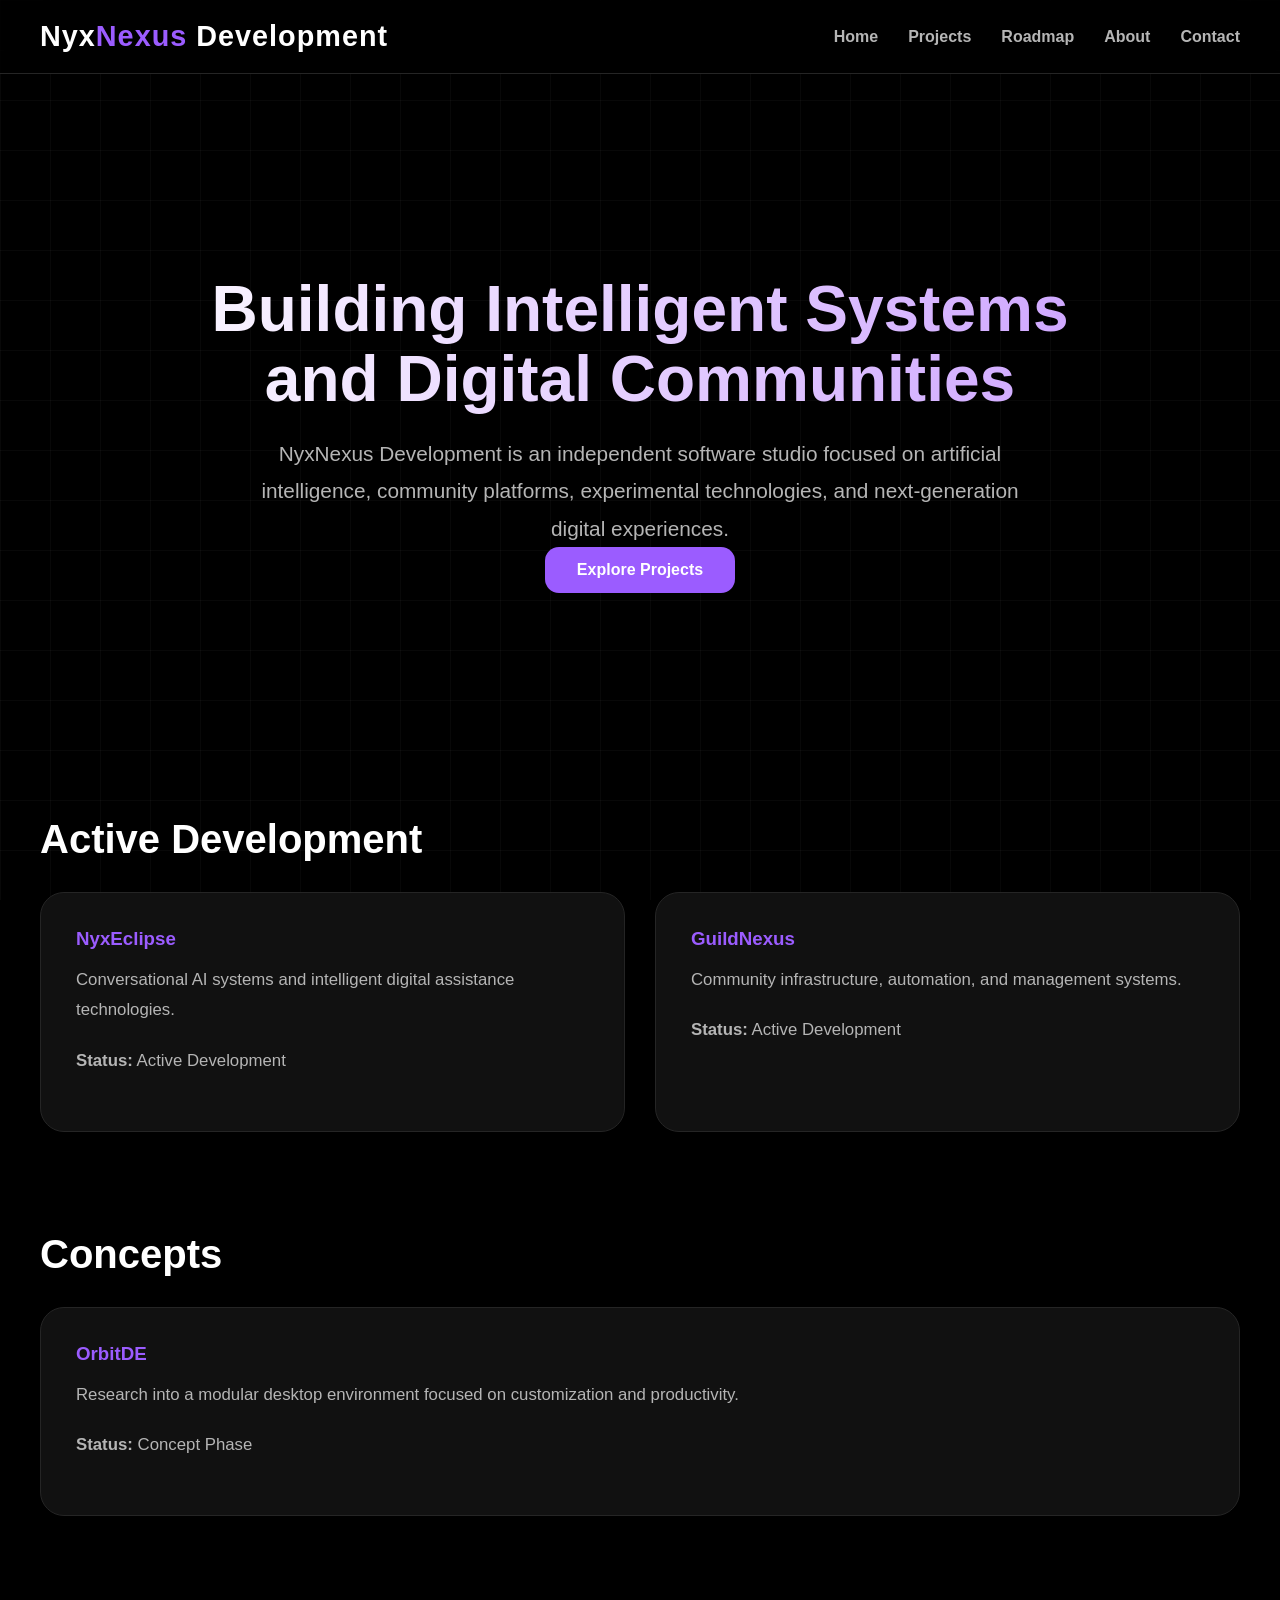
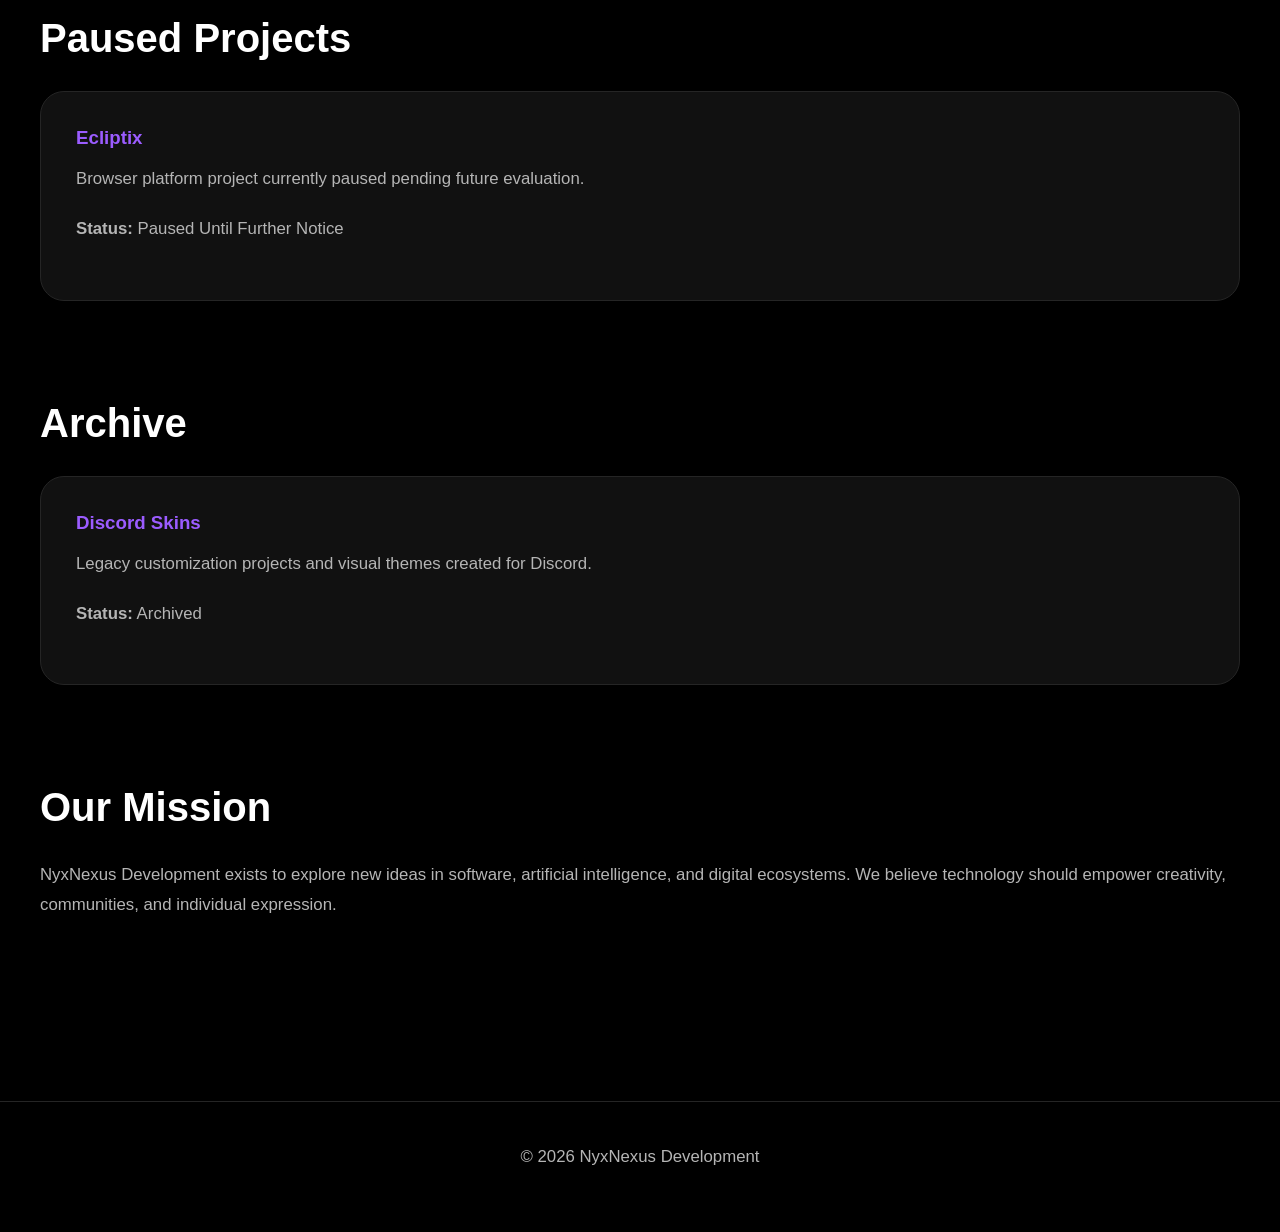
<file: index.html>
<!DOCTYPE html>
<html lang="en">

<head>

    <meta charset="UTF-8">
    <meta name="viewport" content="width=device-width, initial-scale=1.0">

    <title>NyxNexus Development</title>

    <link rel="stylesheet" href="style.css">

</head>

<body>

<header>

    <div class="header-container">

        <div class="logo">
            Nyx<span>Nexus</span> Development
        </div>

        <nav>
            <a href="/NyxNexus-Development/">Home</a>
            <a href="/NyxNexus-Development/pages/projects.html">Projects</a>
            <a href="/NyxNexus-Development/pages/roadmap.html">Roadmap</a>
            <a href="/NyxNexus-Development/pages/about.html">About</a>
            <a href="/NyxNexus-Development/pages/contact.html">Contact</a>
        </nav>

    </div>

</header>


<main>

    <!-- Hero -->

    <section class="hero">

        <h1>
            Building Intelligent Systems
            <br>
            and Digital Communities
        </h1>

        <p>
            NyxNexus Development is an independent software studio
            focused on artificial intelligence, community platforms,
            experimental technologies, and next-generation digital
            experiences.
        </p>

        <a href="projects.html" class="button">
            Explore Projects
        </a>

    </section>



    <!-- Active Development -->

    <section>

        <h2>Active Development</h2>

        <div class="cards">

            <article class="card">

                <h3>NyxEclipse</h3>

                <p>
                    Conversational AI systems and intelligent
                    digital assistance technologies.
                </p>

                <p>
                    <strong>Status:</strong> Active Development
                </p>

            </article>



            <article class="card">

                <h3>GuildNexus</h3>

                <p>
                    Community infrastructure, automation,
                    and management systems.
                </p>

                <p>
                    <strong>Status:</strong> Active Development
                </p>

            </article>

        </div>

    </section>



    <!-- Concepts -->

    <section>

        <h2>Concepts</h2>

        <div class="cards">

            <article class="card">

                <h3>OrbitDE</h3>

                <p>
                    Research into a modular desktop environment
                    focused on customization and productivity.
                </p>

                <p>
                    <strong>Status:</strong> Concept Phase
                </p>

            </article>

        </div>

    </section>



    <!-- Paused -->

    <section>

        <h2>Paused Projects</h2>

        <div class="cards">

            <article class="card">

                <h3>Ecliptix</h3>

                <p>
                    Browser platform project currently paused
                    pending future evaluation.
                </p>

                <p>
                    <strong>Status:</strong> Paused Until Further Notice
                </p>

            </article>

        </div>

    </section>



    <!-- Archive -->

    <section>

        <h2>Archive</h2>

        <div class="cards">

            <article class="card">

                <h3>Discord Skins</h3>

                <p>
                    Legacy customization projects and visual themes
                    created for Discord.
                </p>

                <p>
                    <strong>Status:</strong> Archived
                </p>

            </article>

        </div>

    </section>



    <!-- Studio Mission -->

    <section>

        <h2>Our Mission</h2>

        <p>
            NyxNexus Development exists to explore new ideas in
            software, artificial intelligence, and digital ecosystems.
            We believe technology should empower creativity,
            communities, and individual expression.
        </p>

    </section>

</main>


<footer>

    <p>
        © 2026 NyxNexus Development
    </p>

</footer>

</body>

</html>
</file>
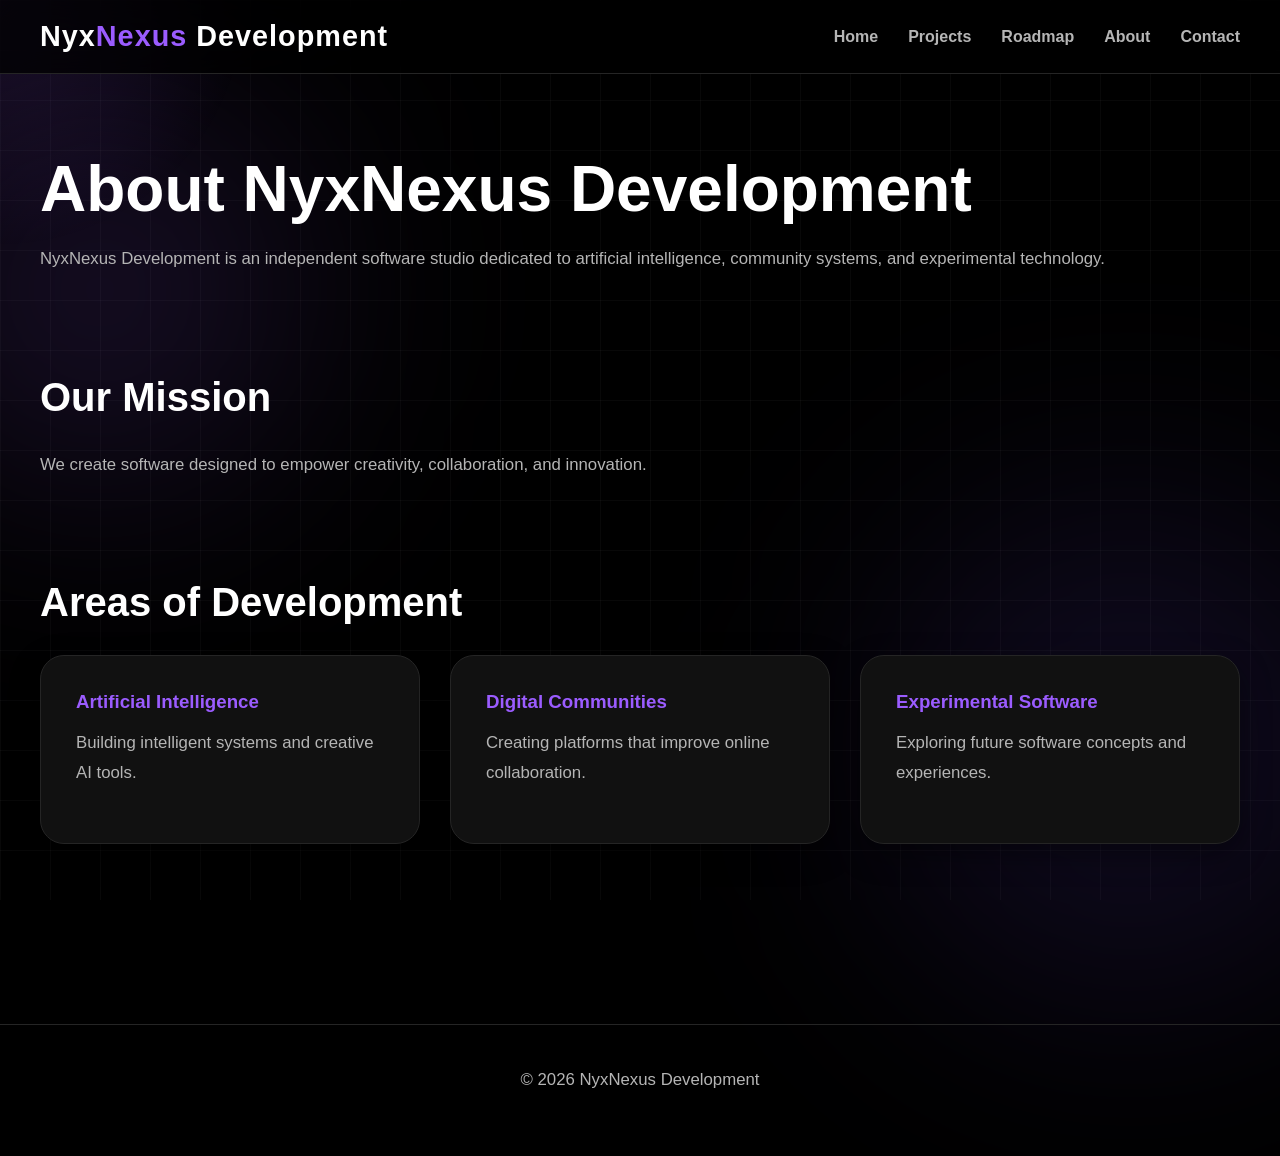
<file: pages/about.html>
<!DOCTYPE html>
<html lang="en">

<head>

<meta charset="UTF-8">
<meta name="viewport" content="width=device-width, initial-scale=1.0">

<title>About | NyxNexus Development</title>

<link rel="stylesheet" href="../style.css">

</head>


<body>


<div id="cursor-glow"></div>

<div class="orb orb1"></div>
<div class="orb orb2"></div>


<header>

<div class="header-container">

<div class="logo">
Nyx<span>Nexus</span> Development
</div>


<nav>
    <a href="/NyxNexus-Development/">Home</a>
    <a href="/NyxNexus-Development/pages/projects.html">Projects</a>
    <a href="/NyxNexus-Development/pages/roadmap.html">Roadmap</a>
    <a href="/NyxNexus-Development/pages/about.html">About</a>
    <a href="/NyxNexus-Development/pages/contact.html">Contact</a>
</nav>


</div>

</header>



<main>


<section class="fade-in">

<h1>
About NyxNexus Development
</h1>


<p>
NyxNexus Development is an independent
software studio dedicated to artificial
intelligence, community systems,
and experimental technology.
</p>

</section>



<section class="fade-in">

<h2>
Our Mission
</h2>


<p>
We create software designed to empower
creativity, collaboration, and innovation.
</p>


</section>



<section class="fade-in">


<h2>
Areas of Development
</h2>


<div class="cards">


<div class="card">

<h3>
Artificial Intelligence
</h3>

<p>
Building intelligent systems and
creative AI tools.
</p>

</div>



<div class="card">

<h3>
Digital Communities
</h3>

<p>
Creating platforms that improve
online collaboration.
</p>

</div>



<div class="card">

<h3>
Experimental Software
</h3>

<p>
Exploring future software concepts
and experiences.
</p>

</div>


</div>


</section>


</main>



<footer>

<p>
© 2026 NyxNexus Development
</p>

</footer>



<script src="../assets/js/animations.js"></script>
<script src="../assets/js/cursor-glow.js"></script>
<script src="../assets/js/loading.js"></script>


</body>
</html>
</file>
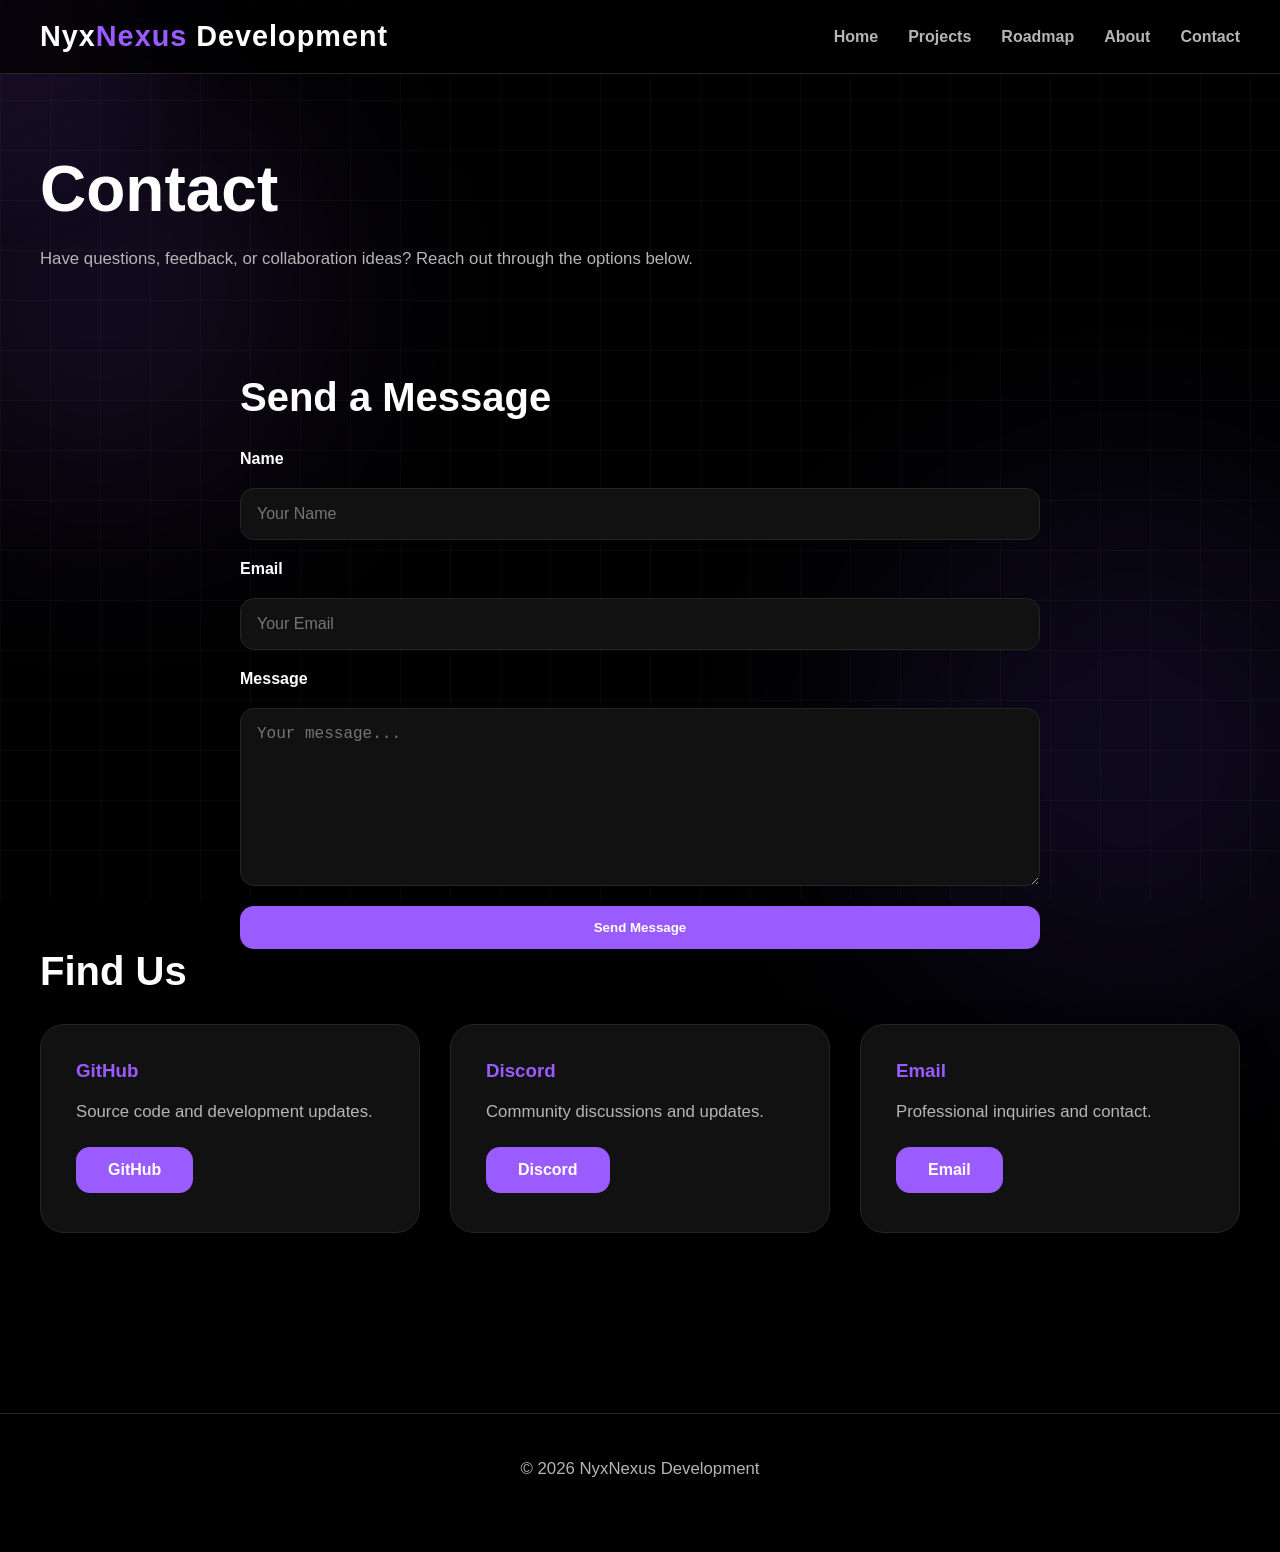
<file: pages/contact.html>
<!DOCTYPE html>
<html lang="en">

<head>

<meta charset="UTF-8">
<meta name="viewport" content="width=device-width, initial-scale=1.0">

<title>Contact | NyxNexus Development</title>

<link rel="stylesheet" href="../style.css">

</head>


<body>


<div id="cursor-glow"></div>

<div class="orb orb1"></div>
<div class="orb orb2"></div>




<header>

<div class="header-container">

<div class="logo">
Nyx<span>Nexus</span> Development
</div>


<nav>
    <a href="/NyxNexus-Development/">Home</a>
    <a href="/NyxNexus-Development/pages/projects.html">Projects</a>
    <a href="/NyxNexus-Development/pages/roadmap.html">Roadmap</a>
    <a href="/NyxNexus-Development/pages/about.html">About</a>
    <a href="/NyxNexus-Development/pages/contact.html">Contact</a>
</nav>


</div>

</header>





<main>


<section class="fade-in">


<h1>
Contact
</h1>


<p>
Have questions, feedback, or collaboration
ideas? Reach out through the options below.
</p>


</section>






<section class="contact-section fade-in">


<h2>
Send a Message
</h2>


<form class="contact-form">


<label>
Name
</label>


<input type="text" placeholder="Your Name">



<label>
Email
</label>


<input type="email" placeholder="Your Email">



<label>
Message
</label>


<textarea rows="8"
placeholder="Your message...">
</textarea>




<button type="submit">
Send Message
</button>


</form>


</section>







<section class="fade-in">


<h2>
Find Us
</h2>


<div class="cards">



<div class="card">

<h3>
GitHub
</h3>


<p>
Source code and development updates.
</p>


<a href="#" class="button">
GitHub
</a>


</div>




<div class="card">

<h3>
Discord
</h3>


<p>
Community discussions and updates.
</p>


<a href="#" class="button">
Discord
</a>


</div>




<div class="card">

<h3>
Email
</h3>


<p>
Professional inquiries and contact.
</p>


<a href="#" class="button">
Email
</a>


</div>



</div>


</section>



</main>





<footer>

<p>
© 2026 NyxNexus Development
</p>

</footer>





<script src="../assets/js/animations.js"></script>
<script src="../assets/js/cursor-glow.js"></script>
<script src="../assets/js/loading.js"></script>


</body>
</html>
</file>
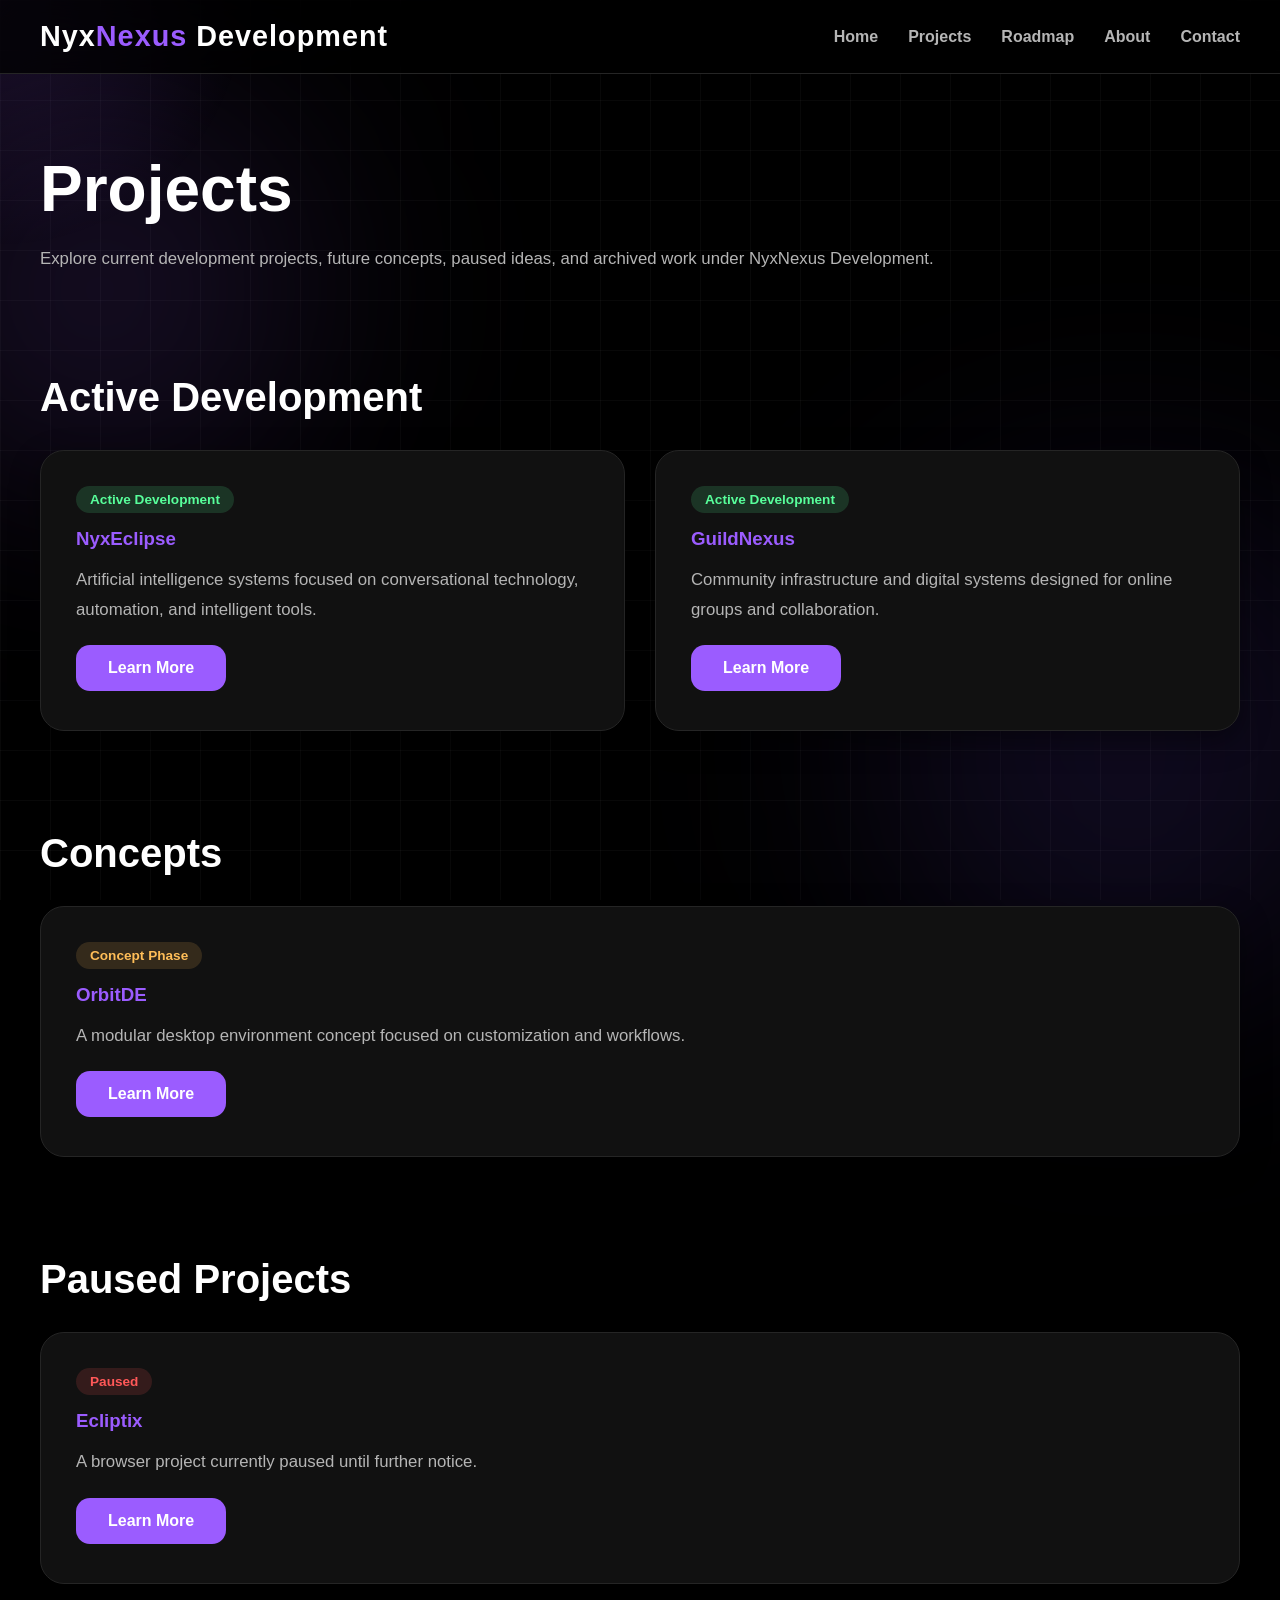
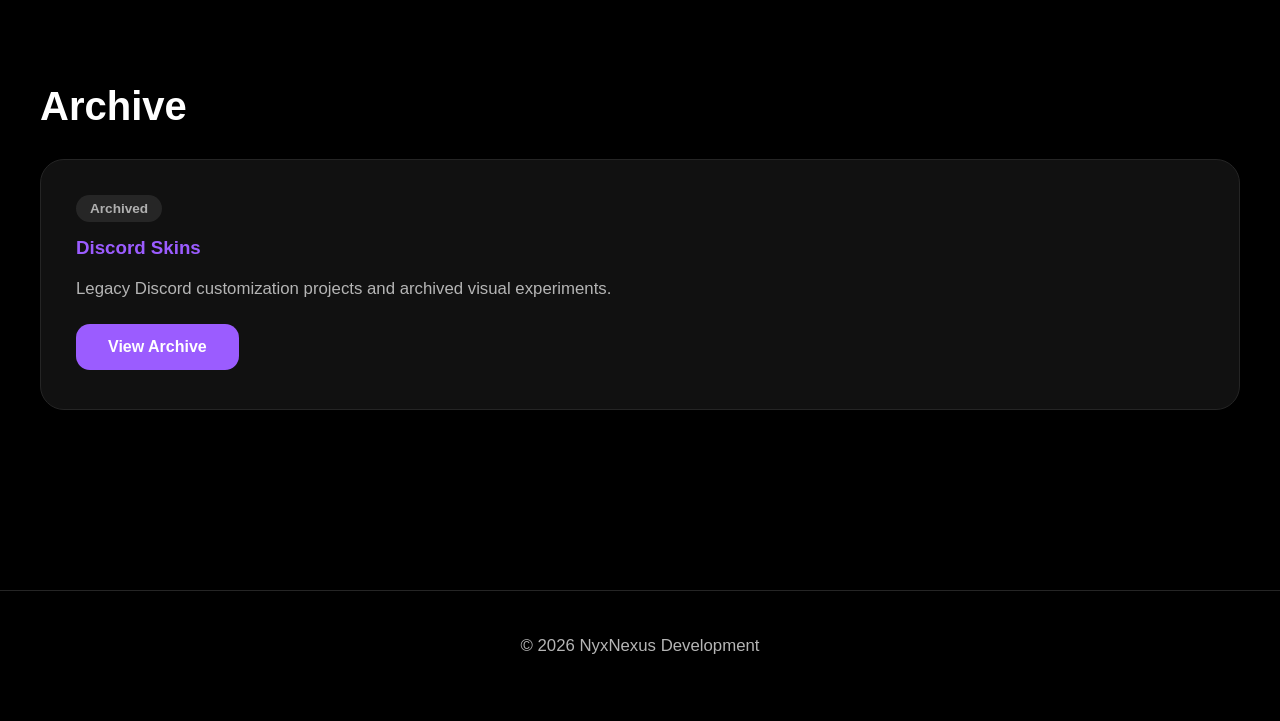
<file: pages/projects.html>
<!DOCTYPE html>
<html lang="en">

<head>

<meta charset="UTF-8">
<meta name="viewport" content="width=device-width, initial-scale=1.0">

<title>Projects | NyxNexus Development</title>

<link rel="stylesheet" href="../style.css">

</head>


<body>


<div id="cursor-glow"></div>

<div class="orb orb1"></div>
<div class="orb orb2"></div>



<header>

<div class="header-container">

<div class="logo">
Nyx<span>Nexus</span> Development
</div>


<nav>
    <a href="/NyxNexus-Development/">Home</a>
    <a href="/NyxNexus-Development/pages/projects.html">Projects</a>
    <a href="/NyxNexus-Development/pages/roadmap.html">Roadmap</a>
    <a href="/NyxNexus-Development/pages/about.html">About</a>
    <a href="/NyxNexus-Development/pages/contact.html">Contact</a>
</nav>


</div>

</header>




<main>


<section class="fade-in">

<h1>
Projects
</h1>


<p>
Explore current development projects,
future concepts, paused ideas, and
archived work under NyxNexus Development.
</p>

</section>





<section class="fade-in">

<h2>
Active Development
</h2>


<div class="cards">



<div class="card">

<span class="status active">
Active Development
</span>


<h3>
NyxEclipse
</h3>


<p>
Artificial intelligence systems focused
on conversational technology,
automation, and intelligent tools.
</p>


<a href="/NyxNexus-Development/pages/projects/nyxeclipse.html" class="button">
Learn More
</a>


</div>





<div class="card">

<span class="status active">
Active Development
</span>


<h3>
GuildNexus
</h3>


<p>
Community infrastructure and digital
systems designed for online groups
and collaboration.
</p>


<a href="/NyxNexus-Development/pages/projects/guildnexus.html" class="button">
Learn More
</a>


</div>



</div>

</section>






<section class="fade-in">

<h2>
Concepts
</h2>


<div class="cards">


<div class="card">


<span class="status concept">
Concept Phase
</span>


<h3>
OrbitDE
</h3>


<p>
A modular desktop environment concept
focused on customization and workflows.
</p>


<a href="/NyxNexus-Development/pages/projects/orbitde.html" class="button">
Learn More
</a>


</div>


</div>

</section>






<section class="fade-in">

<h2>
Paused Projects
</h2>


<div class="cards">


<div class="card">


<span class="status paused">
Paused
</span>


<h3>
Ecliptix
</h3>


<p>
A browser project currently paused
until further notice.
</p>


<a href="#" class="button">
Learn More
</a>


</div>


</div>

</section>







<section class="fade-in">


<h2>
Archive
</h2>


<div class="cards">


<div class="card">


<span class="status archived">
Archived
</span>


<h3>
Discord Skins
</h3>


<p>
Legacy Discord customization projects
and archived visual experiments.
</p>


<a href="#" class="button">
View Archive
</a>


</div>


</div>


</section>



</main>




<footer>

<p>
© 2026 NyxNexus Development
</p>

</footer>




<script src="../assets/js/animations.js"></script>
<script src="../assets/js/cursor-glow.js"></script>
<script src="../assets/js/loading.js"></script>


</body>
</html>
</file>
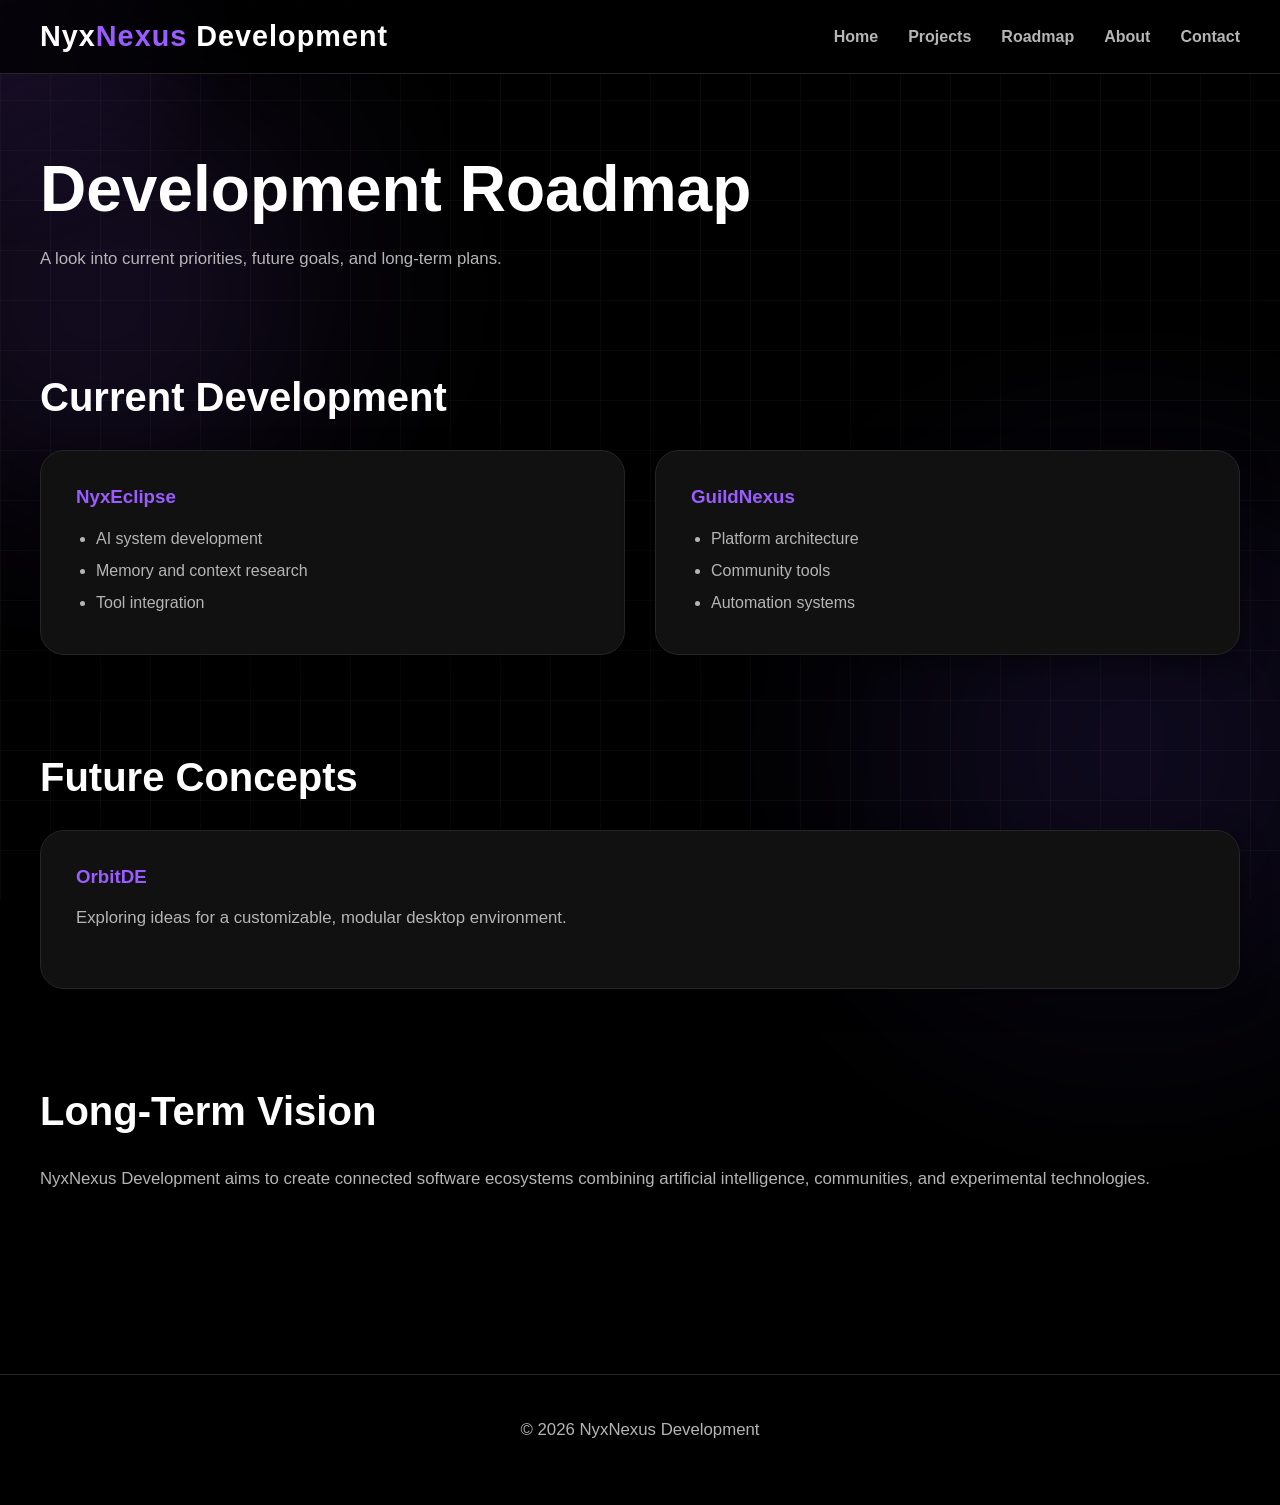
<file: pages/roadmap.html>
<!DOCTYPE html>
<html lang="en">

<head>

<meta charset="UTF-8">
<meta name="viewport" content="width=device-width, initial-scale=1.0">

<title>Roadmap | NyxNexus Development</title>

<link rel="stylesheet" href="../style.css">

</head>


<body>


<div id="cursor-glow"></div>

<div class="orb orb1"></div>
<div class="orb orb2"></div>



<header>

<div class="header-container">

<div class="logo">
Nyx<span>Nexus</span> Development
</div>


<nav>
    <a href="/NyxNexus-Development/">Home</a>
    <a href="/NyxNexus-Development/pages/projects.html">Projects</a>
    <a href="/NyxNexus-Development/pages/roadmap.html">Roadmap</a>
    <a href="/NyxNexus-Development/pages/about.html">About</a>
    <a href="/NyxNexus-Development/pages/contact.html">Contact</a>
</nav>


</div>

</header>





<main>


<section class="fade-in">

<h1>
Development Roadmap
</h1>


<p>
A look into current priorities,
future goals, and long-term plans.
</p>


</section>





<section class="fade-in">


<h2>
Current Development
</h2>


<div class="cards">


<div class="card">


<h3>
NyxEclipse
</h3>


<ul>

<li>
AI system development
</li>

<li>
Memory and context research
</li>

<li>
Tool integration
</li>

</ul>


</div>





<div class="card">


<h3>
GuildNexus
</h3>


<ul>

<li>
Platform architecture
</li>

<li>
Community tools
</li>

<li>
Automation systems
</li>

</ul>


</div>



</div>

</section>





<section class="fade-in">


<h2>
Future Concepts
</h2>


<div class="card">


<h3>
OrbitDE
</h3>


<p>
Exploring ideas for a customizable,
modular desktop environment.
</p>


</div>


</section>






<section class="fade-in">


<h2>
Long-Term Vision
</h2>


<p>
NyxNexus Development aims to create
connected software ecosystems combining
artificial intelligence, communities,
and experimental technologies.
</p>


</section>


</main>





<footer>

<p>
© 2026 NyxNexus Development
</p>

</footer>





<script src="../assets/js/animations.js"></script>
<script src="../assets/js/cursor-glow.js"></script>
<script src="../assets/js/loading.js"></script>


</body>
</html>
</file>
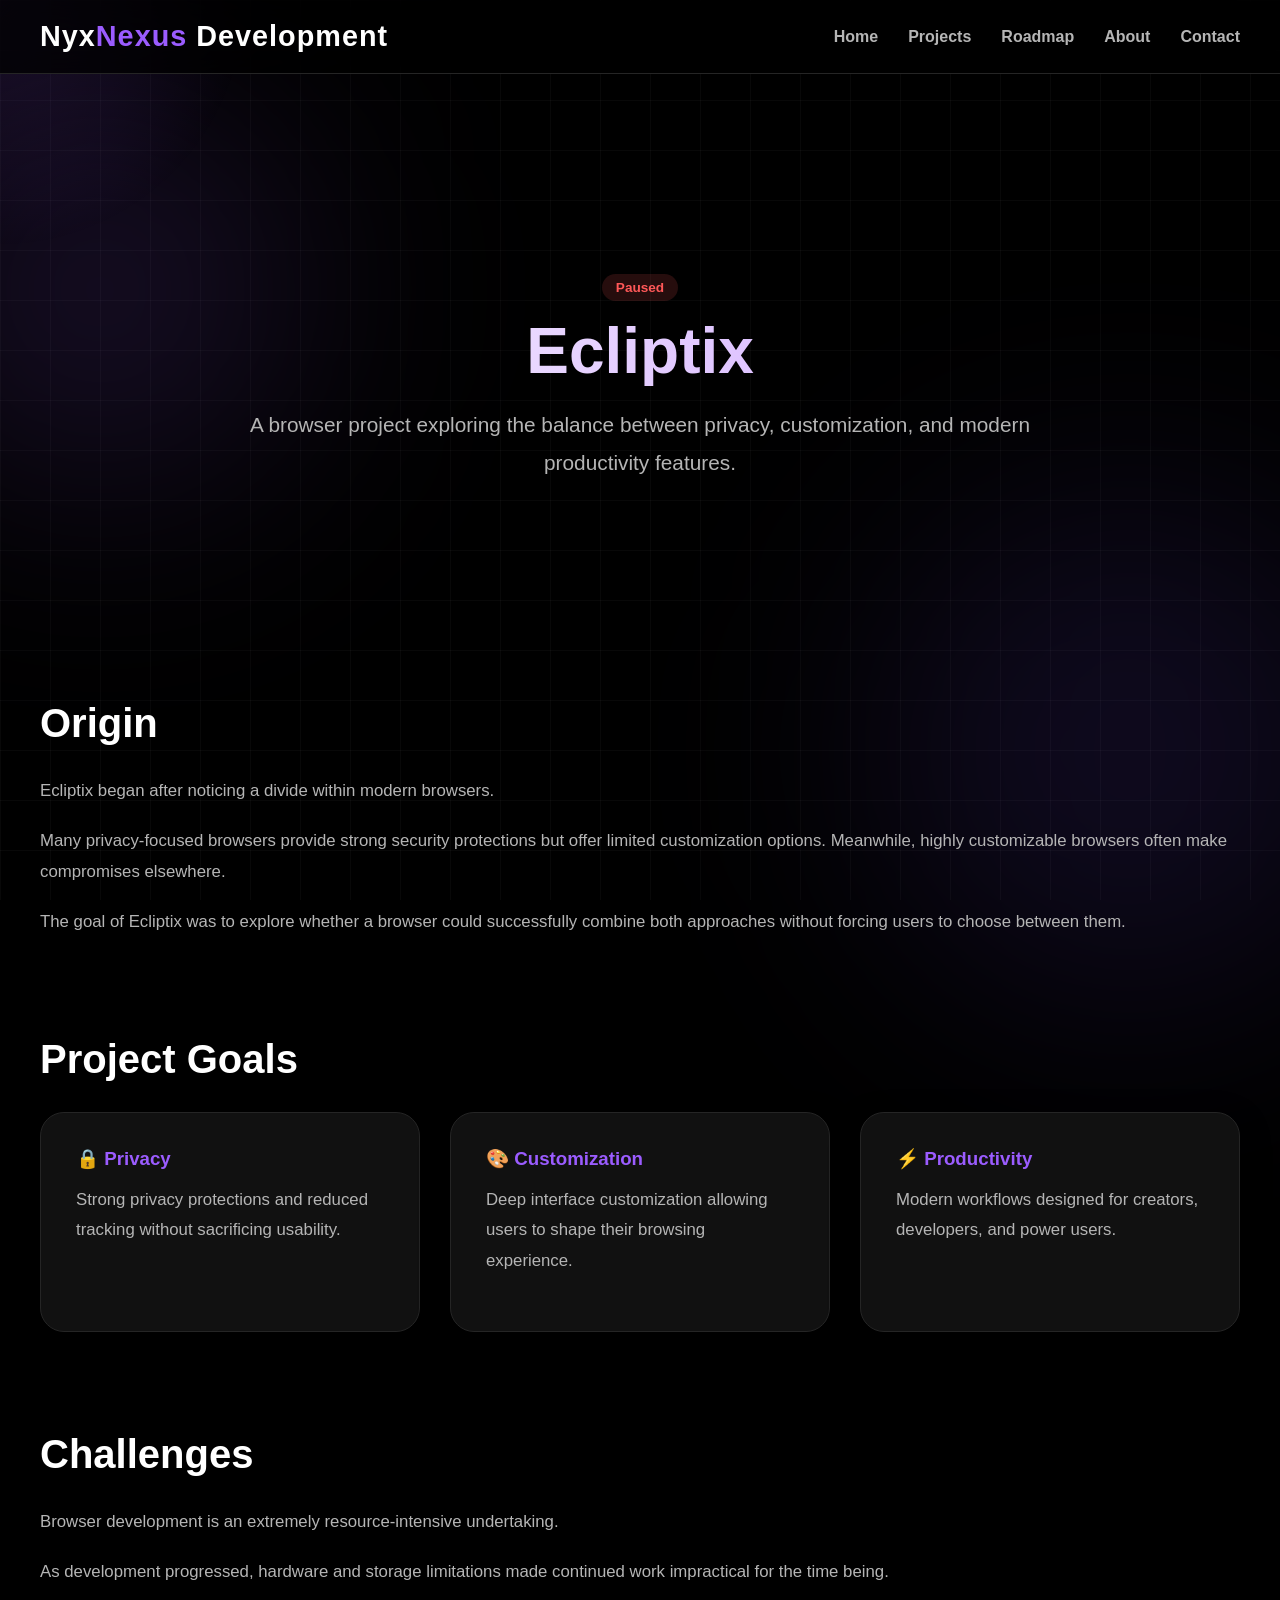
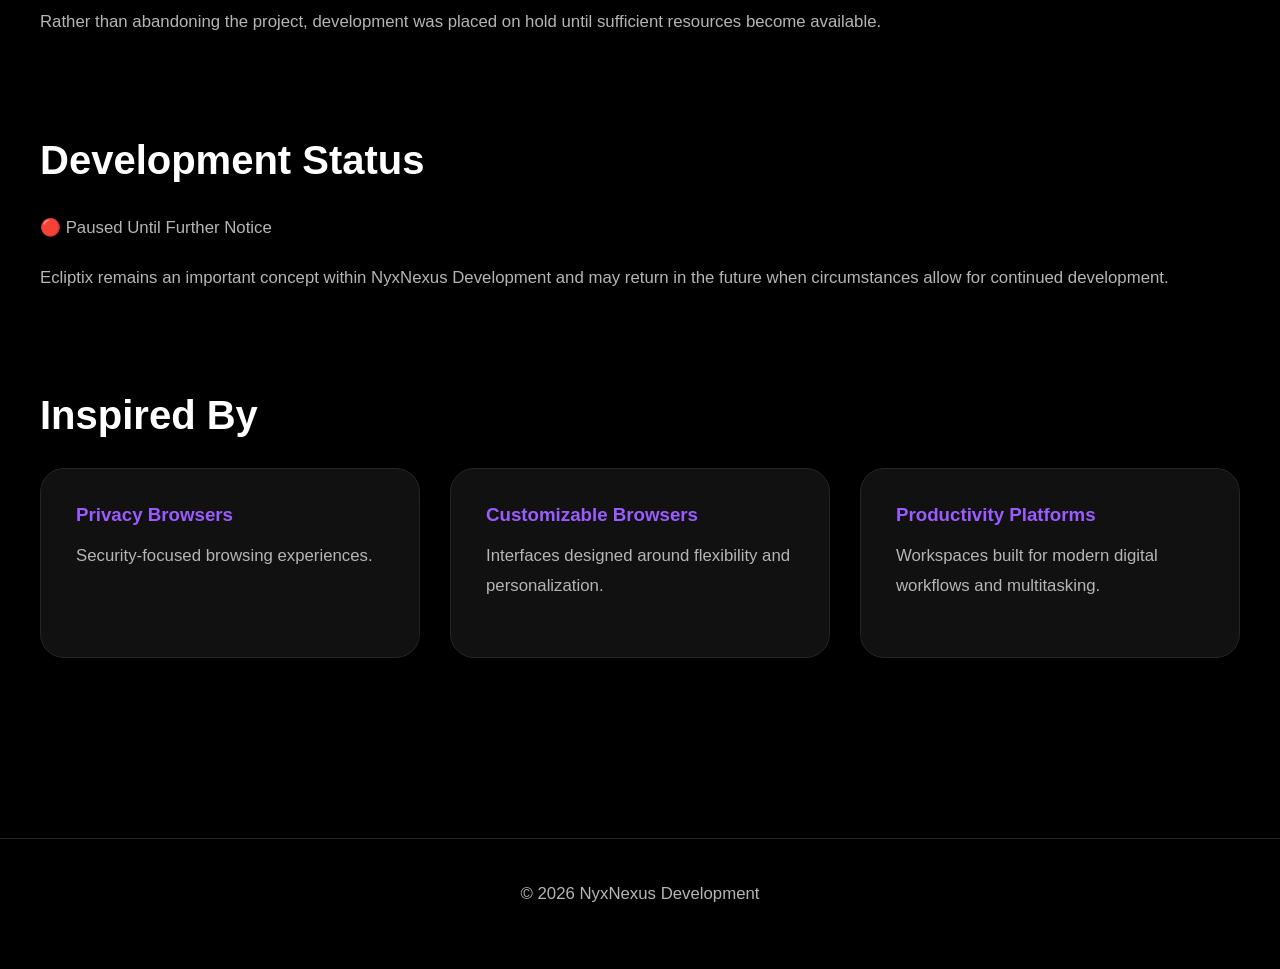
<file: pages/projects/ecliptix.html>
<!DOCTYPE html>
<html lang="en">

<head>

<meta charset="UTF-8">
<meta name="viewport" content="width=device-width, initial-scale=1.0">

<title>Ecliptix | NyxNexus Development</title>

<link rel="stylesheet" href="../../style.css">

</head>

<body>

<div id="cursor-glow"></div>

<div class="orb orb1"></div>
<div class="orb orb2"></div>

<header>

<div class="header-container">

<div class="logo">
Nyx<span>Nexus</span> Development
</div>

<nav>

<a href="../../index.html">Home</a>
<a href="../projects.html">Projects</a>
<a href="../roadmap.html">Roadmap</a>
<a href="../about.html">About</a>
<a href="../contact.html">Contact</a>

</nav>

</div>

</header>

<main>

<section class="hero fade-in">

<span class="status paused">
Paused
</span>

<h1>
Ecliptix
</h1>

<p>
A browser project exploring the balance
between privacy, customization, and
modern productivity features.
</p>

</section>





<section class="fade-in">

<h2>
Origin
</h2>

<p>
Ecliptix began after noticing a divide
within modern browsers.
</p>

<p>
Many privacy-focused browsers provide
strong security protections but offer
limited customization options.
Meanwhile, highly customizable browsers
often make compromises elsewhere.
</p>

<p>
The goal of Ecliptix was to explore
whether a browser could successfully
combine both approaches without forcing
users to choose between them.
</p>

</section>






<section class="fade-in">

<h2>
Project Goals
</h2>

<div class="cards">

<div class="card">

<h3>
🔒 Privacy
</h3>

<p>
Strong privacy protections and reduced
tracking without sacrificing usability.
</p>

</div>

<div class="card">

<h3>
🎨 Customization
</h3>

<p>
Deep interface customization allowing
users to shape their browsing experience.
</p>

</div>

<div class="card">

<h3>
⚡ Productivity
</h3>

<p>
Modern workflows designed for creators,
developers, and power users.
</p>

</div>

</div>

</section>







<section class="fade-in">

<h2>
Challenges
</h2>

<p>
Browser development is an extremely
resource-intensive undertaking.
</p>

<p>
As development progressed, hardware and
storage limitations made continued work
impractical for the time being.
</p>

<p>
Rather than abandoning the project,
development was placed on hold until
sufficient resources become available.
</p>

</section>







<section class="fade-in">

<h2>
Development Status
</h2>

<p>
🔴 Paused Until Further Notice
</p>

<p>
Ecliptix remains an important concept
within NyxNexus Development and may
return in the future when circumstances
allow for continued development.
</p>

</section>







<section class="fade-in">

<h2>
Inspired By
</h2>

<div class="cards">

<div class="card">

<h3>
Privacy Browsers
</h3>

<p>
Security-focused browsing experiences.
</p>

</div>

<div class="card">

<h3>
Customizable Browsers
</h3>

<p>
Interfaces designed around flexibility
and personalization.
</p>

</div>

<div class="card">

<h3>
Productivity Platforms
</h3>

<p>
Workspaces built for modern digital
workflows and multitasking.
</p>

</div>

</div>

</section>

</main>

<footer>

<p>
© 2026 NyxNexus Development
</p>

</footer>

<script src="../../assets/js/animations.js"></script>
<script src="../../assets/js/cursor-glow.js"></script>
<script src="../../assets/js/loading.js"></script>

</body>
</html>
</file>
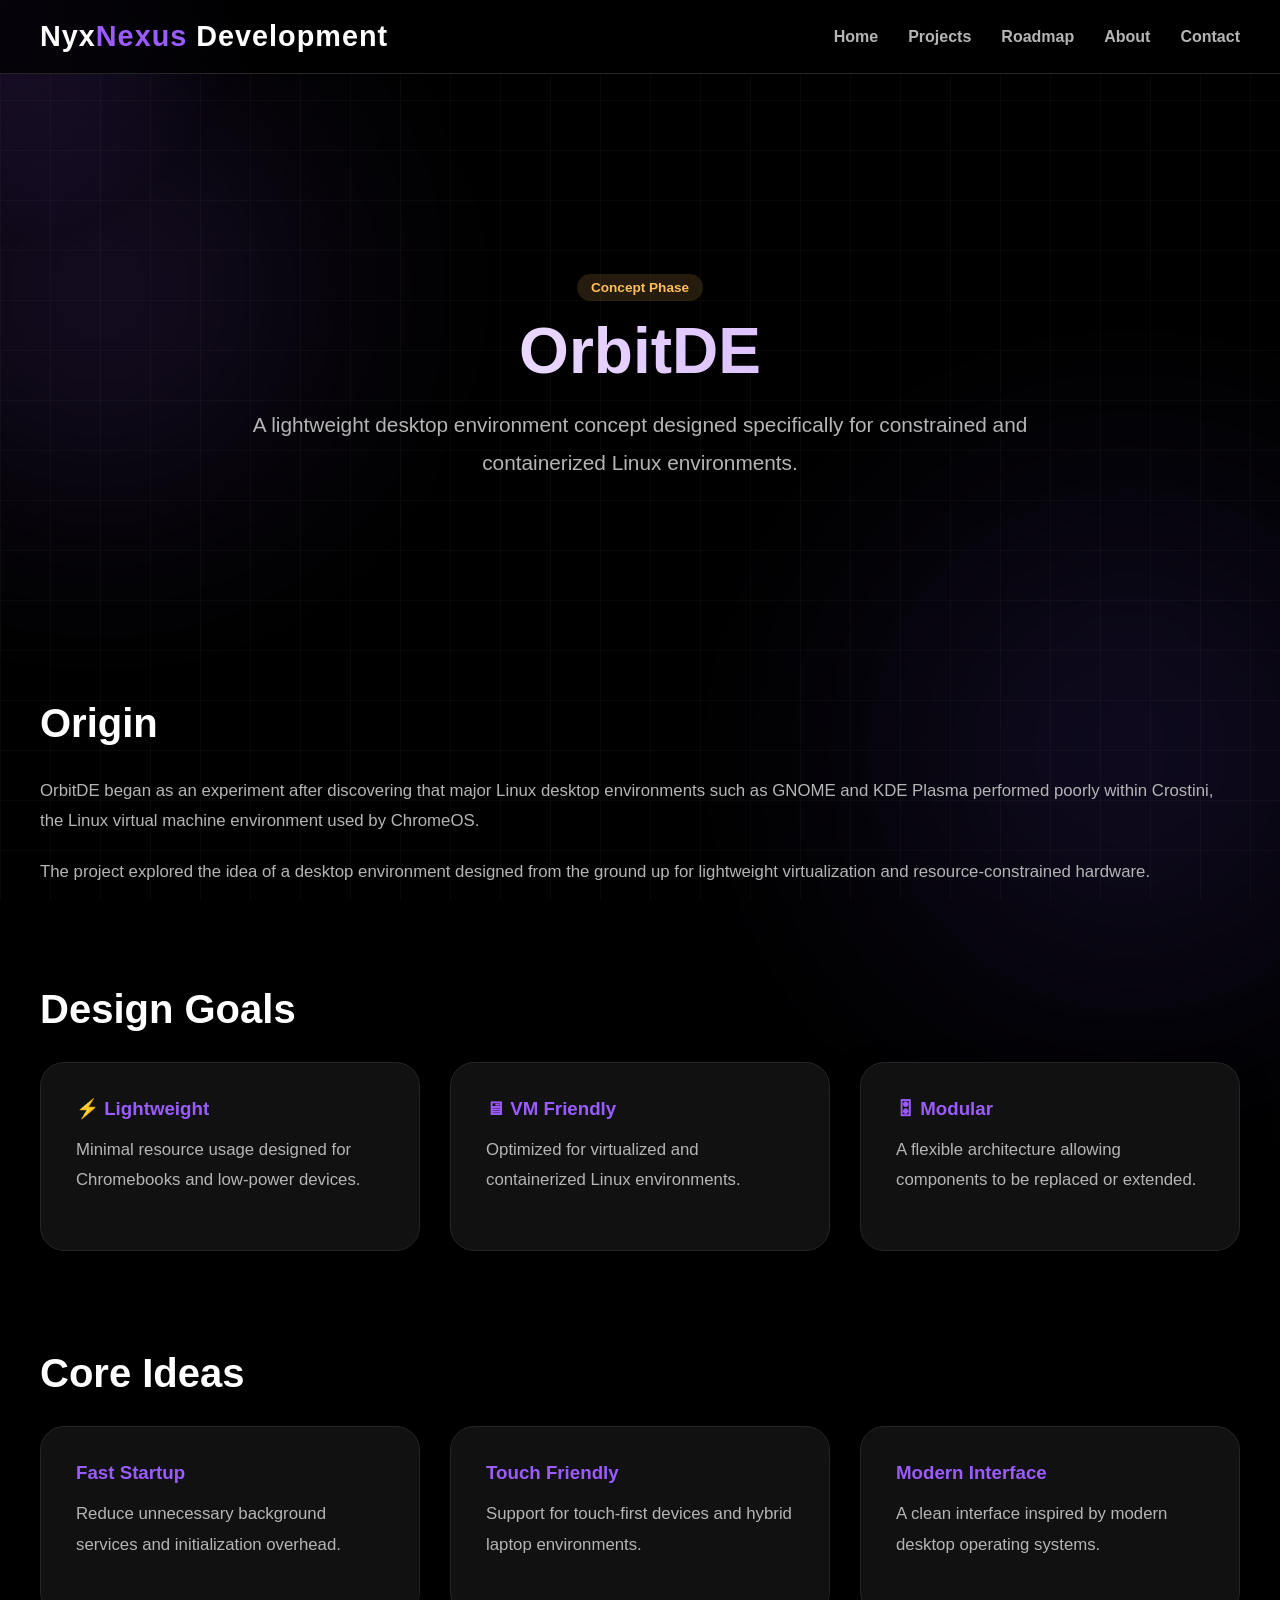
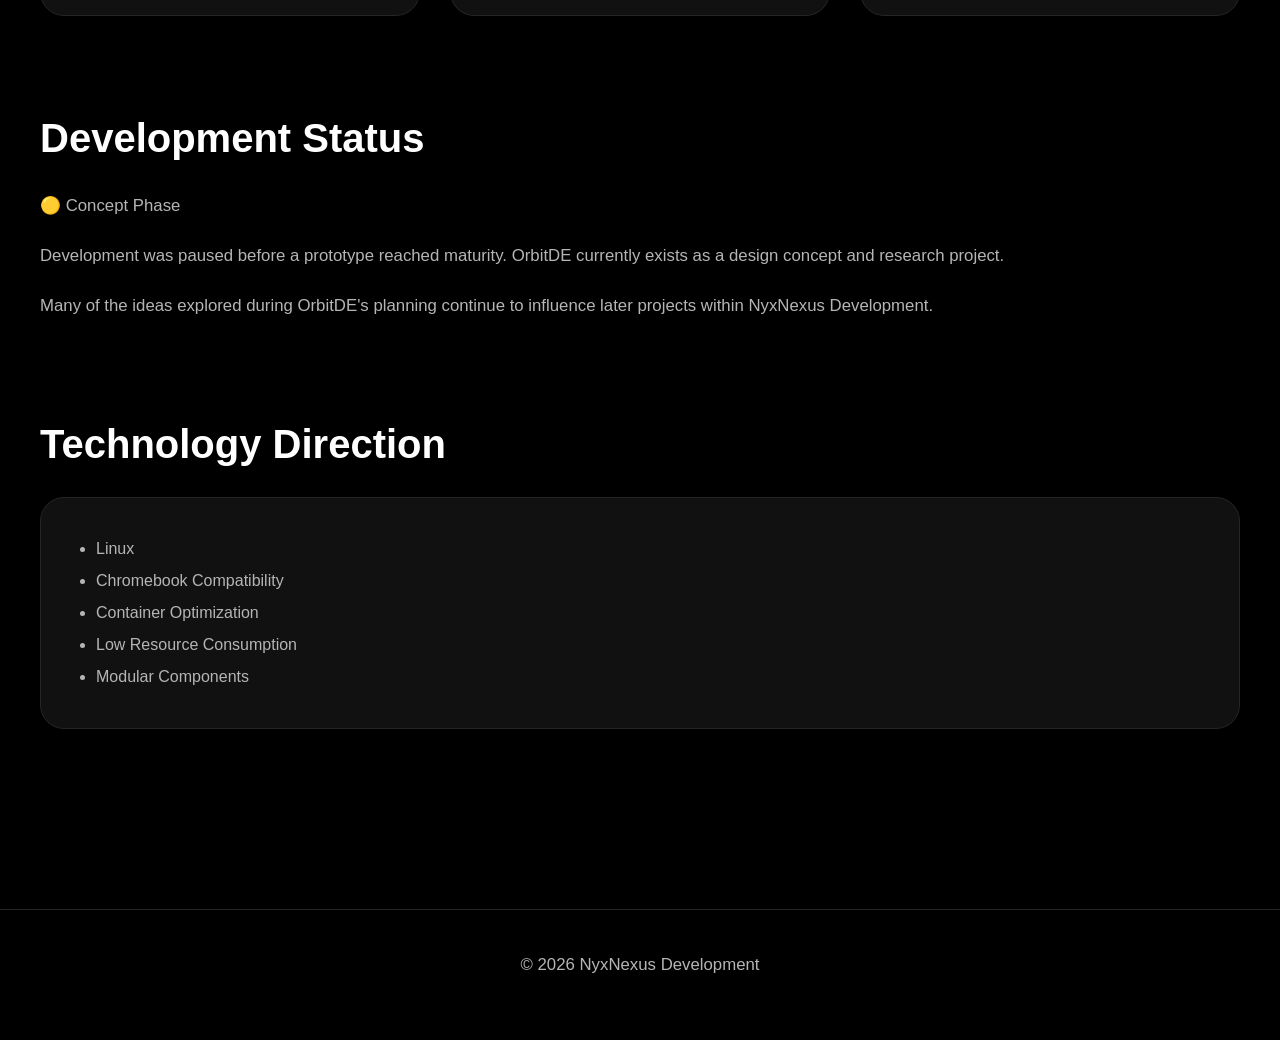
<file: pages/projects/orbitde.html>
<!DOCTYPE html>
<html lang="en">

<head>

<meta charset="UTF-8">
<meta name="viewport" content="width=device-width, initial-scale=1.0">

<title>OrbitDE | NyxNexus Development</title>

<link rel="stylesheet" href="../../style.css">

</head>


<body>

<div id="cursor-glow"></div>

<div class="orb orb1"></div>
<div class="orb orb2"></div>



<header>

<div class="header-container">

<div class="logo">
Nyx<span>Nexus</span> Development
</div>


<nav>
    <a href="/NyxNexus-Development/">Home</a>
    <a href="/NyxNexus-Development/pages/projects.html">Projects</a>
    <a href="/NyxNexus-Development/pages/roadmap.html">Roadmap</a>
    <a href="/NyxNexus-Development/pages/about.html">About</a>
    <a href="/NyxNexus-Development/pages/contact.html">Contact</a>
</nav>

</div>

</header>




<main>



<section class="hero fade-in">

<span class="status concept">
Concept Phase
</span>

<h1>
OrbitDE
</h1>

<p>
A lightweight desktop environment concept
designed specifically for constrained and
containerized Linux environments.
</p>

</section>





<section class="fade-in">

<h2>
Origin
</h2>

<p>
OrbitDE began as an experiment after
discovering that major Linux desktop
environments such as GNOME and KDE Plasma
performed poorly within Crostini, the
Linux virtual machine environment used by
ChromeOS.
</p>

<p>
The project explored the idea of a desktop
environment designed from the ground up
for lightweight virtualization and
resource-constrained hardware.
</p>

</section>






<section class="fade-in">

<h2>
Design Goals
</h2>

<div class="cards">

<div class="card">

<h3>
⚡ Lightweight
</h3>

<p>
Minimal resource usage designed for
Chromebooks and low-power devices.
</p>

</div>



<div class="card">

<h3>
🖥 VM Friendly
</h3>

<p>
Optimized for virtualized and
containerized Linux environments.
</p>

</div>



<div class="card">

<h3>
🎛 Modular
</h3>

<p>
A flexible architecture allowing
components to be replaced or extended.
</p>

</div>

</div>

</section>







<section class="fade-in">

<h2>
Core Ideas
</h2>

<div class="cards">

<div class="card">

<h3>
Fast Startup
</h3>

<p>
Reduce unnecessary background services
and initialization overhead.
</p>

</div>



<div class="card">

<h3>
Touch Friendly
</h3>

<p>
Support for touch-first devices and
hybrid laptop environments.
</p>

</div>



<div class="card">

<h3>
Modern Interface
</h3>

<p>
A clean interface inspired by modern
desktop operating systems.
</p>

</div>

</div>

</section>







<section class="fade-in">

<h2>
Development Status
</h2>

<p>
🟡 Concept Phase
</p>

<p>
Development was paused before a prototype
reached maturity. OrbitDE currently exists
as a design concept and research project.
</p>

<p>
Many of the ideas explored during OrbitDE's
planning continue to influence later
projects within NyxNexus Development.
</p>

</section>





<section class="fade-in">

<h2>
Technology Direction
</h2>

<div class="card">

<ul>

<li>Linux</li>

<li>Chromebook Compatibility</li>

<li>Container Optimization</li>

<li>Low Resource Consumption</li>

<li>Modular Components</li>

</ul>

</div>

</section>



</main>




<footer>

<p>
© 2026 NyxNexus Development
</p>

</footer>




<script src="../../assets/js/animations.js"></script>
<script src="../../assets/js/cursor-glow.js"></script>
<script src="../../assets/js/loading.js"></script>

</body>
</html>
</file>
<file: style.css>
/* =========================
   NyxNexus Development
   Main Stylesheet
========================= */

* {
    margin: 0;
    padding: 0;
    box-sizing: border-box;
}

:root {

    /* Colors */

    --bg-primary: #000000;
    --bg-secondary: #0a0a0a;
    --bg-card: #111111;
    --bg-card-hover: #181818;

    --border-color: #252525;

    --accent: #9b5cff;
    --accent-hover: #b47cff;
    --accent-light: #c99cff;

    --text-primary: #ffffff;
    --text-secondary: #b5b5b5;
    --text-muted: #707070;

    /* Effects */

    --shadow:
        0 10px 30px rgba(0,0,0,.45);

    --glow:
        0 0 30px rgba(155,92,255,.18);

    --transition:
        0.25s ease;
}

/* =========================
   Body
========================= */

body {
    background: var(--bg-primary);
    color: var(--text-primary);

    font-family:
        "Segoe UI",
        "Inter",
        sans-serif;

    min-height: 100vh;

    overflow-x: hidden;

    position: relative;
}

/* Background Grid */

body::before {

    content: "";

    position: fixed;

    inset: 0;

    background-image:
        linear-gradient(
            rgba(255,255,255,.03) 1px,
            transparent 1px
        ),
        linear-gradient(
            90deg,
            rgba(255,255,255,.03) 1px,
            transparent 1px
        );

    background-size: 50px 50px;

    z-index: -5;
}

/* =========================
   Floating Orbs
========================= */

.orb {
    position: fixed;

    border-radius: 50%;

    filter: blur(120px);

    z-index: -4;

    animation: float 20s infinite ease-in-out;
}

.orb1 {
    width: 400px;
    height: 400px;

    background: rgba(155,92,255,.15);

    top: 10%;
    left: -100px;
}

.orb2 {
    width: 500px;
    height: 500px;

    background: rgba(120,80,255,.12);

    bottom: -100px;
    right: -100px;

    animation-delay: -10s;
}

@keyframes float {

    0%,100% {
        transform: translateY(0);
    }

    50% {
        transform: translateY(-60px);
    }

}

/* =========================
   Cursor Glow
========================= */

#cursor-glow {

    position: fixed;

    width: 500px;
    height: 500px;

    border-radius: 50%;

    background:
        radial-gradient(
            circle,
            rgba(155,92,255,.15),
            transparent 70%
        );

    pointer-events: none;

    transform: translate(-50%, -50%);

    z-index: -3;
}

/* =========================
   Header
========================= */

header {

    position: sticky;
    top: 0;

    z-index: 1000;

    background:
        rgba(0,0,0,.75);

    backdrop-filter: blur(20px);

    border-bottom:
        1px solid var(--border-color);

    padding: 20px 40px;
}

.header-container {

    max-width: 1400px;

    margin: auto;

    display: flex;

    justify-content: space-between;

    align-items: center;
}

.logo {

    font-size: 1.8rem;

    font-weight: 700;

    letter-spacing: 1px;
}

.logo span {
    color: var(--accent);
}

/* =========================
   Navigation
========================= */

nav {
    display: flex;
    gap: 30px;
}

nav a {

    color: var(--text-secondary);

    text-decoration: none;

    font-weight: 600;

    transition: var(--transition);

    position: relative;
}

nav a:hover {
    color: var(--text-primary);
}

nav a::after {

    content: "";

    position: absolute;

    width: 0;
    height: 2px;

    left: 0;
    bottom: -5px;

    background: var(--accent);

    transition: .3s;
}

nav a:hover::after {
    width: 100%;
}

/* =========================
   Main
========================= */

main {

    max-width: 1400px;

    margin: auto;

    padding: 80px 40px;
}

/* =========================
   Typography
========================= */

h1 {

    font-size: 4rem;

    line-height: 1.1;

    margin-bottom: 20px;
}

h2 {

    font-size: 2.5rem;

    margin-bottom: 30px;
}

h3 {

    color: var(--accent);

    margin-bottom: 15px;
}

p {

    color: var(--text-secondary);

    line-height: 1.8;

    font-size: 1.05rem;

    margin-bottom: 20px;
}

ul {
    color: var(--text-secondary);
    line-height: 2;
    padding-left: 20px;
}

/* =========================
   Hero
========================= */

.hero {

    text-align: center;

    padding: 120px 20px;
}

.hero h1 {

    background:
        linear-gradient(
            90deg,
            white,
            var(--accent-light)
        );

    -webkit-background-clip: text;
    -webkit-text-fill-color: transparent;
}

.hero p {

    max-width: 800px;

    margin: auto;

    font-size: 1.3rem;
}

/* =========================
   Buttons
========================= */

.button,
button {

    position: relative;

    overflow: hidden;

    display: inline-block;

    background: var(--accent);

    color: white;

    text-decoration: none;

    border: none;

    padding: 14px 32px;

    border-radius: 14px;

    font-weight: 600;

    cursor: pointer;

    transition: var(--transition);
}

.button:hover,
button:hover {

    background: var(--accent-hover);

    transform: translateY(-2px);

    box-shadow: var(--glow);
}

.button::before,
button::before {

    content: "";

    position: absolute;

    top: 0;
    left: -100%;

    width: 100%;
    height: 100%;

    background:
        linear-gradient(
            90deg,
            transparent,
            rgba(255,255,255,.25),
            transparent
        );

    transition: .6s;
}

.button:hover::before,
button:hover::before {
    left: 100%;
}

/* =========================
   Cards
========================= */

.cards {

    display: grid;

    grid-template-columns:
        repeat(auto-fit, minmax(320px, 1fr));

    gap: 30px;
}

.card {

    background: var(--bg-card);

    border:
        1px solid var(--border-color);

    border-radius: 24px;

    padding: 35px;

    transition: var(--transition);

    box-shadow: var(--shadow);
}

.card:hover {

    transform:
        translateY(-8px);

    background:
        var(--bg-card-hover);

    border-color:
        var(--accent);

    box-shadow:
        var(--shadow),
        var(--glow);
}

/* =========================
   Status Badges
========================= */

.status {

    display: inline-block;

    padding: 6px 14px;

    border-radius: 999px;

    font-size: .85rem;

    font-weight: 600;

    margin-bottom: 15px;
}

.active {
    background: rgba(88,255,155,.15);
    color: #58ff9b;
}

.concept {
    background: rgba(255,190,88,.15);
    color: #ffbe58;
}

.paused {
    background: rgba(255,88,88,.15);
    color: #ff5858;
}

.archived {
    background: rgba(160,160,160,.15);
    color: #b0b0b0;
}

/* =========================
   Sections
========================= */

section {
    margin-bottom: 100px;
}

/* =========================
   Contact Form
========================= */

.contact-section {

    max-width: 800px;

    margin: auto;
}

.contact-form {

    display: flex;

    flex-direction: column;

    gap: 20px;
}

.contact-form label {

    font-weight: 600;

    color: var(--text-primary);
}

.contact-form input,
.contact-form textarea {

    background: var(--bg-card);

    border:
        1px solid var(--border-color);

    border-radius: 14px;

    padding: 16px;

    color: white;

    font-size: 1rem;
}

.contact-form input:focus,
.contact-form textarea:focus {

    outline: none;

    border-color:
        var(--accent);

    box-shadow:
        0 0 15px rgba(155,92,255,.2);
}

/* =========================
   Footer
========================= */

footer {

    text-align: center;

    padding: 40px;

    border-top:
        1px solid var(--border-color);

    color:
        var(--text-muted);
}

/* =========================
   Scroll Animations
========================= */

.fade-in {

    opacity: 0;

    transform:
        translateY(40px);

    transition:
        opacity .8s ease,
        transform .8s ease;
}

.fade-in.show {

    opacity: 1;

    transform:
        translateY(0);
}

/* =========================
   Loader
========================= */

#loader {

    position: fixed;

    inset: 0;

    background: black;

    display: flex;

    justify-content: center;

    align-items: center;

    z-index: 9999;

    transition: opacity .8s ease;
}

/* =========================
   Mobile
========================= */

@media (max-width: 900px) {

    .header-container {

        flex-direction: column;

        gap: 20px;
    }

    nav {

        flex-wrap: wrap;

        justify-content: center;
    }

    h1 {
        font-size: 2.8rem;
    }

    h2 {
        font-size: 2rem;
    }

    .hero {
        padding: 80px 20px;
    }

    main {
        padding: 60px 20px;
    }

    .cards {
        grid-template-columns: 1fr;
    }

}
</file>
